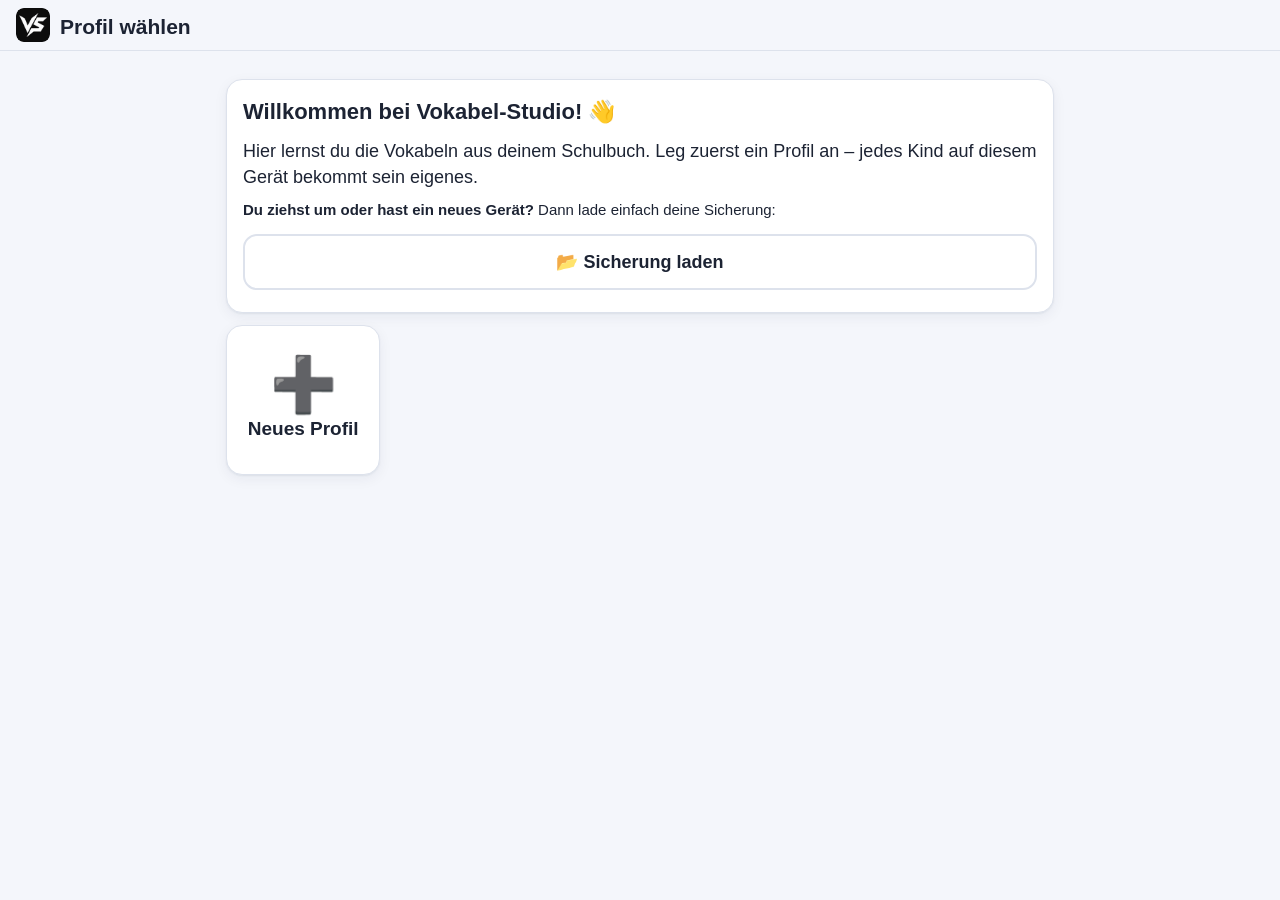
<file: index.html>
<!doctype html>
<html lang="de">
<head>
  <meta charset="utf-8">
  <meta name="viewport" content="width=device-width, initial-scale=1, viewport-fit=cover">
  <title>Vokabel-Studio</title>
  <meta name="description" content="Vokabeln aus dem Schulbuch lernen – Englisch und Latein">
  <meta name="theme-color" content="#2f5bd3">
  <meta name="apple-mobile-web-app-capable" content="yes">
  <meta name="mobile-web-app-capable" content="yes">
  <meta name="apple-mobile-web-app-status-bar-style" content="default">
  <meta name="apple-mobile-web-app-title" content="Vokabeln">
  <link rel="manifest" href="manifest.webmanifest">
  <link rel="icon" href="icons/logo-96.png" type="image/png">
  <link rel="apple-touch-icon" href="icons/apple-touch-icon.png">
  <link rel="stylesheet" href="css/app.css">
  <script>
    // Gemerktes Design sofort setzen, damit beim Start nichts hell aufblitzt
    try {
      var d = localStorage.getItem((/beta/i.test(location.pathname) ? 'vsb-' : 'vs-') + 'design');
      if (d === 'dunkel') document.documentElement.dataset.theme = 'dark';
      else if (d === 'hell') document.documentElement.dataset.theme = 'light';
      var st = localStorage.getItem((/beta/i.test(location.pathname) ? 'vsb-' : 'vs-') + 'style');
      if (st && st !== 'standard') document.documentElement.dataset.style = st;
    } catch (e) { /* privat */ }
  </script>
</head>
<body>
  <header class="topbar">
    <button class="topbar-back" id="btn-back" aria-label="Zurück" hidden>‹</button>
    <h1 class="topbar-title" id="title">Vokabel-Studio</h1>
    <button class="topbar-profile" id="btn-profile" aria-label="Profil wechseln" hidden></button>
  </header>
  <main id="app" tabindex="-1"></main>
  <div id="toast" role="status" aria-live="polite"></div>
  <noscript>Vokabel-Studio braucht JavaScript.</noscript>
  <script type="module" src="js/app.js"></script>
</body>
</html>
</file>
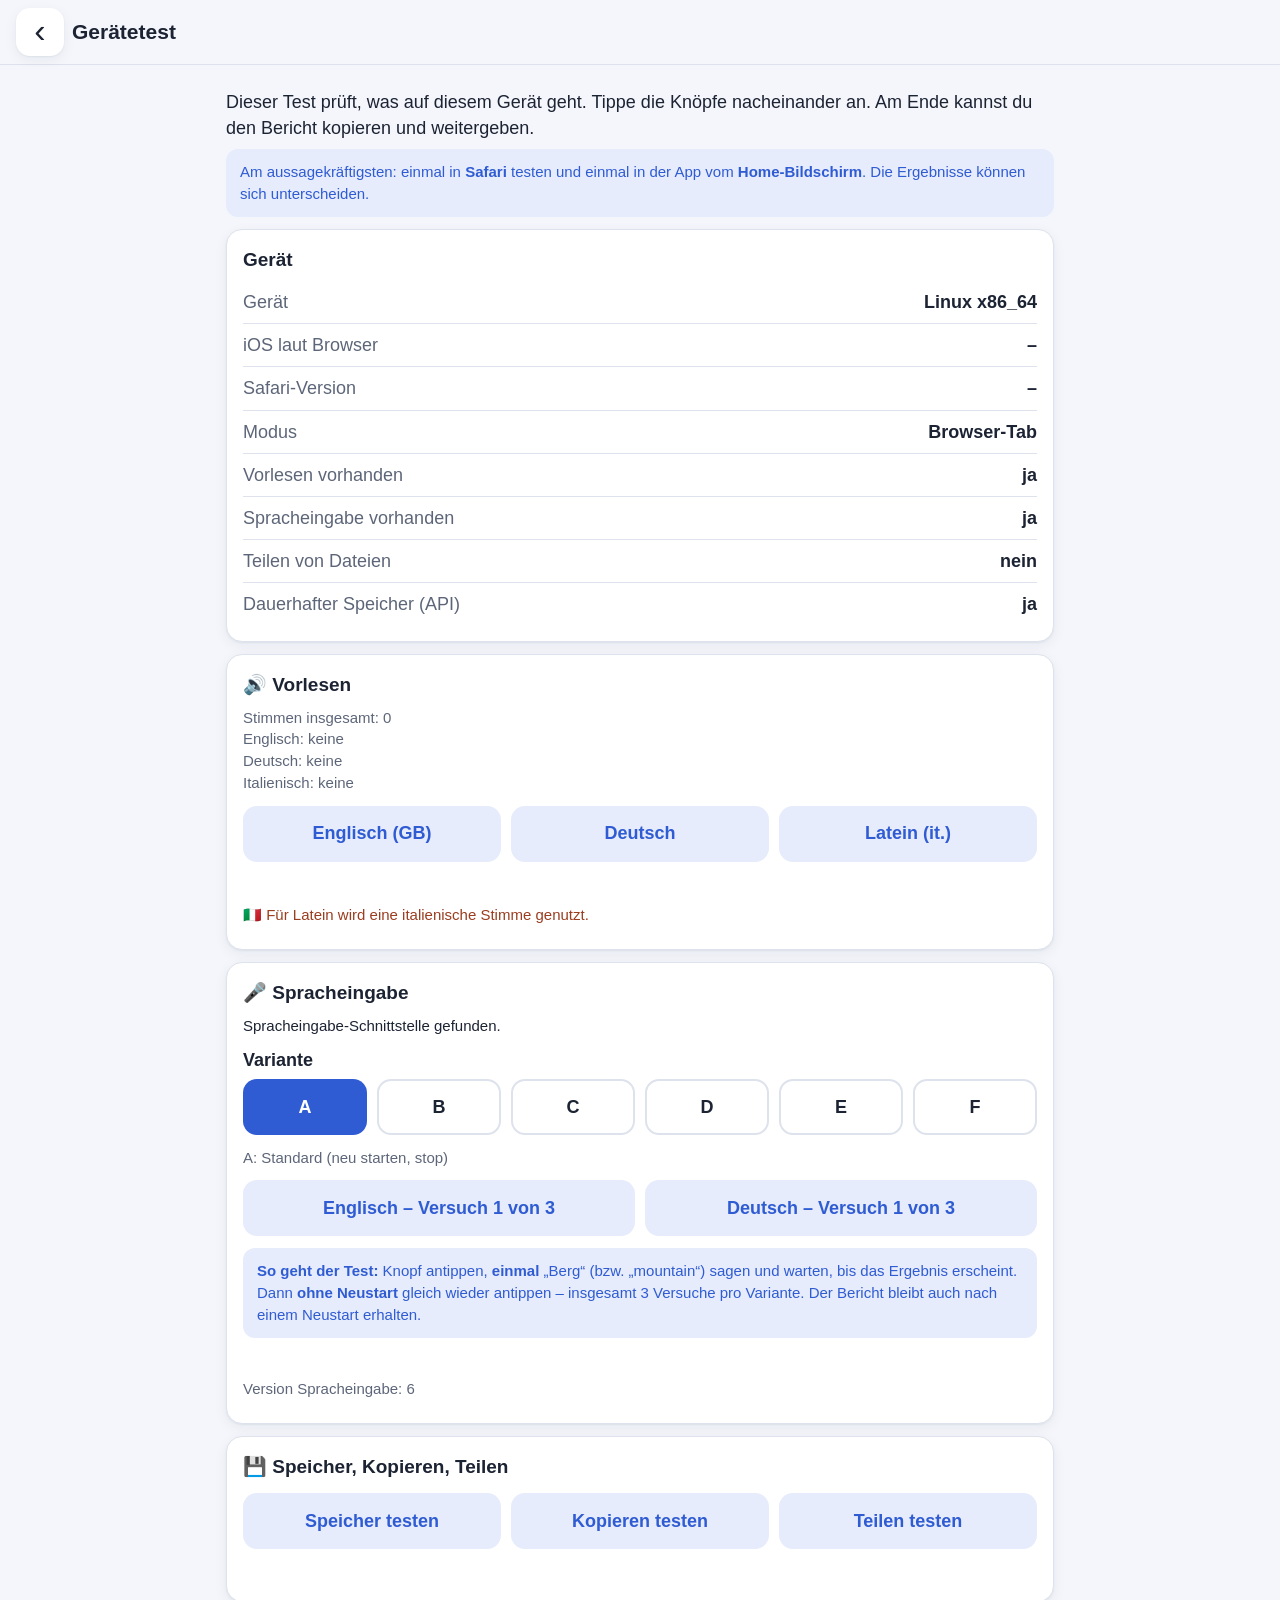
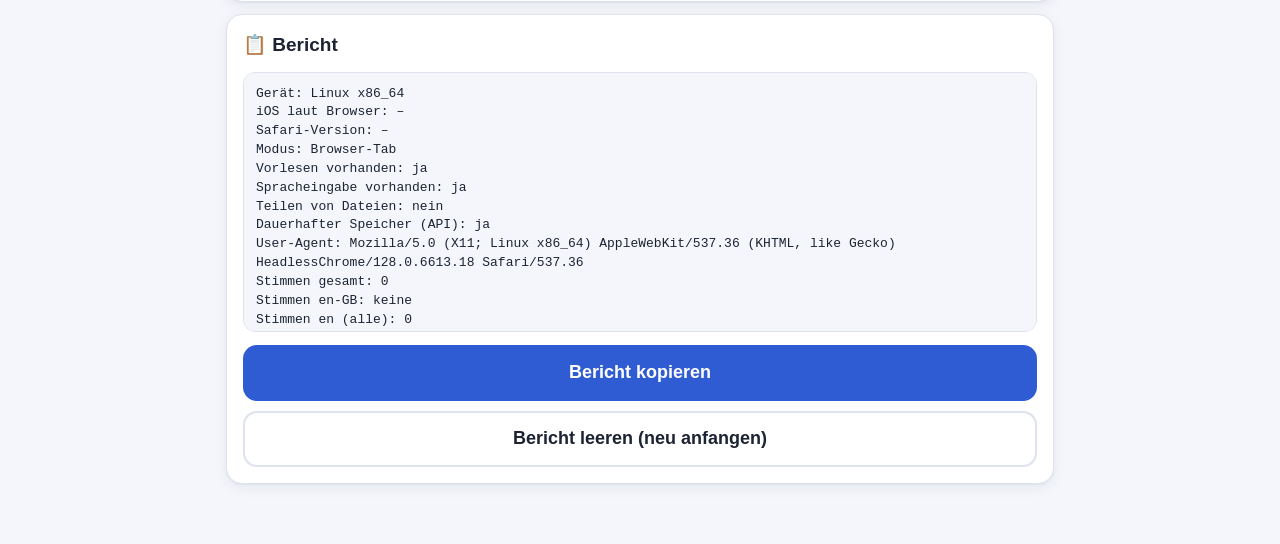
<file: diagnose.html>
<!doctype html>
<html lang="de">
<head>
  <meta charset="utf-8">
  <meta name="viewport" content="width=device-width, initial-scale=1, viewport-fit=cover">
  <title>Gerätetest</title>
  <meta name="theme-color" content="#2f5bd3">
  <link rel="icon" href="icons/logo-96.png" type="image/png">
  <link rel="apple-touch-icon" href="icons/apple-touch-icon.png">
  <link rel="stylesheet" href="css/app.css">
  <style>
    .row { display: flex; justify-content: space-between; gap: 10px; padding: 8px 0; border-bottom: 1px solid var(--line); }
    .row:last-child { border-bottom: 0; }
    .row .k { color: var(--muted); }
    .row .v { font-weight: 600; text-align: right; }
    .ergebnis { min-height: 24px; margin-top: 6px; }
  </style>
</head>
<body>
  <header class="topbar">
    <a class="topbar-back" href="./#/einstellungen" aria-label="Zurück" style="display:flex;align-items:center;justify-content:center;text-decoration:none;color:inherit">‹</a>
    <h1 class="topbar-title">Gerätetest</h1>
  </header>
  <main>
    <p>Dieser Test prüft, was auf diesem Gerät geht. Tippe die Knöpfe nacheinander an. Am Ende kannst du den Bericht kopieren und weitergeben.</p>
    <p class="msg info small">Am aussagekräftigsten: einmal in <strong>Safari</strong> testen und einmal in der App vom <strong>Home-Bildschirm</strong>. Die Ergebnisse können sich unterscheiden.</p>

    <div class="card"><h3 style="margin-top:0">Gerät</h3><div id="geraet"></div></div>

    <div class="card">
      <h3 style="margin-top:0">🔊 Vorlesen</h3>
      <div id="stimmen" class="small muted">Stimmen werden geladen …</div>
      <div class="btn-row">
        <button class="btn soft" data-tts="en-GB" data-text="Welcome to Snowdonia. The path to the top is steep.">Englisch (GB)</button>
        <button class="btn soft" data-tts="de-DE" data-text="Das ist ein Test der deutschen Stimme.">Deutsch</button>
        <button class="btn soft" data-tts="it-IT" data-text="Salvete, amici! Puella villam videt.">Latein (it.)</button>
      </div>
      <div class="ergebnis small" id="tts-erg"></div>
      <p class="hinweis-latein">🇮🇹 Für Latein wird eine italienische Stimme genutzt.</p>
    </div>

    <div class="card">
      <h3 style="margin-top:0">🎤 Spracheingabe</h3>
      <div id="stt-da" class="small"></div>
      <label style="margin-top:10px">Variante</label>
      <div class="btn-row" id="stt-var" style="margin-top:0"></div>
      <p class="small muted" id="stt-var-text"></p>
      <div class="btn-row">
        <button class="btn soft" data-stt="en-GB">Englisch sprechen</button>
        <button class="btn soft" data-stt="de-DE">Deutsch sprechen</button>
      </div>
      <div class="msg info small"><strong>So geht der Test:</strong> Knopf antippen, <strong>einmal</strong> „Berg“ (bzw. „mountain“) sagen und warten, bis das Ergebnis erscheint. Dann <strong>ohne Neustart</strong> gleich wieder antippen – insgesamt 3 Versuche pro Variante. Der Bericht bleibt auch nach einem Neustart erhalten.</div>
      <div class="ergebnis" id="stt-erg" style="font-size:17px"></div>
      <p class="small muted">Version Spracheingabe: 6</p>
    </div>

    <div class="card">
      <h3 style="margin-top:0">💾 Speicher, Kopieren, Teilen</h3>
      <div class="btn-row">
        <button class="btn soft" id="t-speicher">Speicher testen</button>
        <button class="btn soft" id="t-copy">Kopieren testen</button>
        <button class="btn soft" id="t-share">Teilen testen</button>
      </div>
      <div class="ergebnis small" id="misc-erg"></div>
    </div>

    <div class="card">
      <h3 style="margin-top:0">📋 Bericht</h3>
      <pre id="bericht" class="prompt-box" style="max-height:260px"></pre>
      <button class="btn block" id="t-bericht">Bericht kopieren</button>
      <button class="btn secondary block" id="t-leeren" style="margin-top:10px">Bericht leeren (neu anfangen)</button>
    </div>
  </main>
  <div id="toast" role="status" aria-live="polite"></div>

  <script type="module">
    import { stimmen, sprich, hoere, sttKlasse, ttsVerfuegbar, VARIANTEN, setzeVariante, aktuelleVariante } from './js/speech.js';
    import { copyText, toast, isStandalone, isIOS, esc } from './js/util.js';

    const B = {};   // Bericht
    const MERK = 'diag-stt';   // Spracheingabe-Ergebnisse überleben Neustarts der App
    const gemerkt = (() => { try { return JSON.parse(localStorage.getItem(MERK) || '{}'); } catch { return {}; } })();
    const zeige = () => { document.getElementById('bericht').textContent = [...Object.entries(B), ...Object.entries(gemerkt)].map(([a, b]) => `${a}: ${b}`).join('\n'); };
    const setze = (k, v) => { B[k] = v; zeige(); };
    const merke = (k, v) => { gemerkt[k] = v; try { localStorage.setItem(MERK, JSON.stringify(gemerkt)); } catch { /* egal */ } zeige(); };
    const versuche = (lang) => (gemerkt['STT ' + lang + ' Var. ' + aktuelleVariante()] || '').split(' | ').filter(Boolean).length;
    const row = (k, v) => `<div class="row"><span class="k">${esc(k)}</span><span class="v">${esc(v)}</span></div>`;

    const ua = navigator.userAgent;
    const iosVer = (/OS (\d+)_(\d+)/.exec(ua) || []).slice(1).join('.');
    const safariVer = /Version\/([\d.]+)/.exec(ua)?.[1];
    const kurzeSeite = Math.min(screen.width, screen.height);
    const g = {
      // UA ist unzuverlässig (iPad kann als iPhone oder Mac auftreten) → Bildschirmgröße entscheidet
      'Gerät': isIOS() ? `${kurzeSeite >= 700 ? 'iPad' : 'iPhone'} (${screen.width}×${screen.height})` : (navigator.platform || '?'),
      'iOS laut Browser': iosVer ? iosVer + ' (ab iOS 26 meldet Safari hier fest 18.x)' : '–',
      'Safari-Version': safariVer || '–',
      'Modus': isStandalone() ? 'Home-Bildschirm-App' : 'Browser-Tab',
      'Vorlesen vorhanden': ttsVerfuegbar() ? 'ja' : 'nein',
      'Spracheingabe vorhanden': sttKlasse() ? 'ja' : 'nein',
      'Teilen von Dateien': navigator.canShare ? 'ja' : 'nein',
      'Dauerhafter Speicher (API)': navigator.storage?.persist ? 'ja' : 'nein'
    };
    document.getElementById('geraet').innerHTML = Object.entries(g).map(([k, v]) => row(k, v)).join('');
    Object.entries(g).forEach(([k, v]) => setze(k, v));
    setze('User-Agent', ua);
    const zeigeVarianten = () => {
      document.getElementById('stt-var').innerHTML = Object.keys(VARIANTEN).map((v) => `<button class="btn ${v === aktuelleVariante() ? '' : 'secondary'}" data-var="${v}" style="flex:1 1 60px">${v}</button>`).join('');
      document.getElementById('stt-var-text').textContent = aktuelleVariante() + ': ' + VARIANTEN[aktuelleVariante()];
      document.querySelectorAll('[data-var]').forEach((b) => b.onclick = () => { setzeVariante(b.dataset.var); zeigeVarianten(); });
      beschrifte();
    };
    const beschrifte = () => document.querySelectorAll('[data-stt]').forEach((b) => {
      const n = versuche(b.dataset.stt);
      b.textContent = `${b.dataset.stt === 'de-DE' ? 'Deutsch' : 'Englisch'} – Versuch ${n + 1}${n < 3 ? ' von 3' : ''}`;
    });
    zeigeVarianten();
    document.getElementById('stt-da').textContent = sttKlasse() ? 'Spracheingabe-Schnittstelle gefunden.' : '❌ Diese Umgebung hat keine Spracheingabe-Schnittstelle. In der App wird dann getippt.';

    stimmen().then((v) => {
      const zaehl = (p) => v.filter((x) => x.lang.toLowerCase().startsWith(p));
      const liste = (p) => [...new Set(zaehl(p).map((x) => `${x.name} (${x.lang})`))].join(', ') || 'keine';
      document.getElementById('stimmen').innerHTML =
        `Stimmen insgesamt: ${v.length}<br>Englisch: ${esc(liste('en-gb'))}<br>Deutsch: ${esc(liste('de'))}<br>Italienisch: ${esc(liste('it'))}`;
      setze('Stimmen gesamt', v.length);
      setze('Stimmen en-GB', liste('en-gb'));
      setze('Stimmen en (alle)', zaehl('en').length);
      setze('Stimmen de', liste('de'));
      setze('Stimmen it', liste('it'));
    });

    document.querySelectorAll('[data-tts]').forEach((b) => b.onclick = async () => {
      const erg = document.getElementById('tts-erg');
      erg.textContent = '… spricht';
      const t0 = performance.now();
      const r = await sprich(b.dataset.text, b.dataset.tts);
      const ms = Math.round(performance.now() - t0);
      const txt = r.ok ? `✓ ${b.dataset.tts}: Stimme „${r.stimme}“${r.timeout ? ' (Ende nicht gemeldet)' : ''}, ${ms} ms` : `❌ ${b.dataset.tts}: ${r.grund}`;
      erg.textContent = txt + ' – Hast du etwas gehört? Wenn nicht: Lautstärke/Stummschalter prüfen.';
      setze('TTS ' + b.dataset.tts, txt);
    });

    let laufend = null;
    document.querySelectorAll('[data-stt]').forEach((b) => {
      b.onclick = async () => {
        if (laufend) { laufend.stop(); return; }   // zweites Tippen = Stopp
        const erg = document.getElementById('stt-erg');
        erg.textContent = '🎤 Hört zu … jetzt sprechen (zum Beenden nochmal tippen)';
        b.textContent = '⏹ Stopp';
        const t0 = performance.now();
        laufend = hoere(b.dataset.stt, { onZwischen: (t) => { erg.textContent = '🎤 … ' + t; } });
        const r = await laufend;
        laufend = null;
        const s = ((performance.now() - t0) / 1000).toFixed(1);
        const txt = r.ok ? `✓ ${b.dataset.stt}: „${r.text}“ (${s} s)${r.alternativen.length > 1 ? ' – Alternativen: ' + r.alternativen.slice(1).join(', ') : ''}` : `❌ ${b.dataset.stt}: ${r.grund} (${s} s)`;
        const k = 'STT ' + b.dataset.stt + ' Var. ' + aktuelleVariante();
        const mitLog = txt + (r.protokoll?.length ? ' [' + r.protokoll.join('; ') + ']' : '');
        merke(k, gemerkt[k] ? gemerkt[k] + ' | ' + mitLog : mitLog);   // mehrere Versuche sammeln, bleibt gespeichert
        const n = versuche(b.dataset.stt);
        erg.innerHTML = esc(txt) + '<br><strong>' + (n < 3 ? `👉 Jetzt gleich noch einmal antippen (Versuch ${n + 1} von 3).` : `✅ Variante ${aktuelleVariante()} fertig. Nächste Variante wählen – oder Bericht kopieren.`) + '</strong>';
        beschrifte();
        if (aktuelleVariante() === 'F') {
          erg.innerHTML += '<br>🔄 Seite lädt neu … danach den Knopf wieder antippen.';
          setTimeout(() => location.reload(), 1800);
        }
      };
    });

    document.getElementById('t-speicher').onclick = async () => {
      const out = [];
      try {
        await new Promise((res, rej) => {
          const rq = indexedDB.open('vs-diagnose', 1);
          rq.onupgradeneeded = () => rq.result.createObjectStore('t');
          rq.onsuccess = () => { const tx = rq.result.transaction('t', 'readwrite'); tx.objectStore('t').put(Date.now(), 'x'); tx.oncomplete = res; tx.onerror = () => rej(tx.error); };
          rq.onerror = () => rej(rq.error);
        });
        out.push('IndexedDB ✓');
      } catch (e) { out.push('IndexedDB ❌ ' + e.message); }
      try {
        if (navigator.storage?.estimate) { const e = await navigator.storage.estimate(); out.push(`Belegt ${(e.usage / 1048576).toFixed(1)} MB von ca. ${(e.quota / 1048576).toFixed(0)} MB`); }
        if (navigator.storage?.persist) out.push('Dauerhaft: ' + ((await navigator.storage.persist()) ? 'ja ✓' : 'abgelehnt'));
      } catch (e) { out.push('Speicher-API ❌ ' + e.message); }
      document.getElementById('misc-erg').textContent = out.join(' · ');
      setze('Speicher', out.join(' · '));
    };
    document.getElementById('t-copy').onclick = async () => {
      const ok = await copyText('Vokabel-Studio Kopiertest');
      document.getElementById('misc-erg').textContent = ok ? 'Kopieren ✓' : 'Kopieren ❌';
      setze('Kopieren', ok ? 'ok' : 'fehlgeschlagen');
    };
    document.getElementById('t-share').onclick = async () => {
      const file = new File(['Testdatei'], 'test.txt', { type: 'text/plain' });
      let r;
      if (!navigator.canShare || !navigator.canShare({ files: [file] })) r = 'Dateien teilen nicht möglich';
      else { try { await navigator.share({ files: [file] }); r = 'Teilen ✓'; } catch (e) { r = e.name === 'AbortError' ? 'Teilen-Menü erschien ✓ (abgebrochen)' : 'Teilen ❌ ' + e.message; } }
      document.getElementById('misc-erg').textContent = r;
      setze('Teilen', r);
    };
    document.getElementById('t-leeren').onclick = () => {
      if (!confirm('Alle gespeicherten Spracheingabe-Ergebnisse löschen?')) return;
      Object.keys(gemerkt).forEach((k) => delete gemerkt[k]);
      try { localStorage.removeItem(MERK); } catch { /* egal */ }
      zeige(); beschrifte(); toast('Bericht geleert.');
    };
    document.getElementById('t-bericht').onclick = async () => {
      toast((await copyText(document.getElementById('bericht').textContent)) ? 'Bericht kopiert.' : 'Kopieren fehlgeschlagen – bitte markieren.');
    };
  </script>
</body>
</html>
</file>
<file: css/app.css>
:root {
  --bg: #f4f6fb;
  --card: #ffffff;
  --text: #1c2333;
  --muted: #5d6679;
  --line: #dde2ec;
  --primary: #2f5bd3;
  --primary-ink: #ffffff;
  --primary-soft: #e6ecfb;
  --ok: #1f8a4c;
  --ok-soft: #e3f4ea;
  --warn: #a86400;
  --warn-soft: #fdf1dc;
  --err: #c2312b;
  --err-soft: #fbe5e4;
  --en: #2f5bd3;
  --la: #9b3d1f;
  --radius: 16px;
  --tap: 56px;
  --shadow: 0 1px 2px rgba(20, 30, 60, .06), 0 4px 14px rgba(20, 30, 60, .06);
  color-scheme: light;
}
/* Dunkel: automatisch nach Gerät (außer „Hell“ gewählt) oder fest „Dunkel“ (Einstellungen › Darstellung) */
@media (prefers-color-scheme: dark) {
  :root:not([data-theme="light"]) {
    --bg: #12151d; --card: #1c212c; --text: #eef1f7; --muted: #a2abbd; --line: #2e3544;
    --primary: #6d8ff0; --primary-ink: #0d1220; --primary-soft: #232d48;
    --ok: #4cc283; --ok-soft: #173326; --warn: #f0b04a; --warn-soft: #3a2c12;
    --err: #f07a73; --err-soft: #3d1c1b; --en: #8ba6f5; --la: #e59a7c;
    --shadow: none;
    color-scheme: dark;
  }
}
:root[data-theme="dark"] {
    --bg: #12151d; --card: #1c212c; --text: #eef1f7; --muted: #a2abbd; --line: #2e3544;
    --primary: #6d8ff0; --primary-ink: #0d1220; --primary-soft: #232d48;
    --ok: #4cc283; --ok-soft: #173326; --warn: #f0b04a; --warn-soft: #3a2c12;
    --err: #f07a73; --err-soft: #3d1c1b; --en: #8ba6f5; --la: #e59a7c;
    --shadow: none;
    color-scheme: dark;
}

* { box-sizing: border-box; }
html { -webkit-text-size-adjust: 100%; }
body {
  margin: 0; background: var(--bg); color: var(--text);
  font: 18px/1.45 -apple-system, BlinkMacSystemFont, "SF Pro Text", "Segoe UI", Roboto, sans-serif;
  padding-bottom: env(safe-area-inset-bottom);
}
button, input, select, textarea { font: inherit; color: inherit; }

.topbar {
  position: sticky; top: 0; z-index: 10;
  display: flex; align-items: center; gap: 8px;
  padding: calc(8px + env(safe-area-inset-top)) max(16px, env(safe-area-inset-right)) 8px max(16px, env(safe-area-inset-left));
  background: var(--bg); border-bottom: 1px solid var(--line);
}
.topbar-title { flex: 1; margin: 0; font-size: 21px; font-weight: 700; white-space: nowrap; overflow: hidden; text-overflow: ellipsis; }
.topbar-back, .topbar-profile {
  min-width: 48px; height: 48px; border: 0; border-radius: 14px; background: var(--card);
  box-shadow: var(--shadow); font-size: 26px; cursor: pointer;
}
.topbar-back { font-size: 34px; line-height: 1; padding-bottom: 4px; }

main { max-width: 860px; margin: 0 auto; padding: 16px max(16px, env(safe-area-inset-left)) 48px; outline: none; }

h2 { font-size: 22px; margin: 24px 0 10px; }
h3 { font-size: 19px; margin: 18px 0 8px; }
p { margin: 8px 0; }
.muted { color: var(--muted); }
.small { font-size: 15px; }

.card {
  background: var(--card); border-radius: var(--radius); box-shadow: var(--shadow);
  padding: 16px; margin: 12px 0; border: 1px solid var(--line);
}
.grid { display: grid; gap: 12px; grid-template-columns: repeat(auto-fill, minmax(150px, 1fr)); }

.btn {
  display: inline-flex; align-items: center; justify-content: center; gap: 10px;
  min-height: var(--tap); padding: 10px 20px; border-radius: 14px;
  border: 2px solid transparent; background: var(--primary); color: var(--primary-ink);
  font-weight: 650; font-size: 18px; cursor: pointer; text-decoration: none; text-align: center;
  -webkit-tap-highlight-color: transparent; touch-action: manipulation;
}
.btn:active { transform: scale(.98); }
.btn[disabled] { opacity: .45; pointer-events: none; }
.btn.secondary { background: var(--card); color: var(--text); border-color: var(--line); }
.btn.soft { background: var(--primary-soft); color: var(--primary); }
.btn.danger { background: var(--err-soft); color: var(--err); }
.btn.block { display: flex; width: 100%; }
.btn-row { display: flex; flex-wrap: wrap; gap: 10px; margin: 12px 0; }
.btn-row .btn { flex: 1 1 180px; }

.tile {
  display: flex; flex-direction: column; justify-content: center; gap: 4px;
  min-height: 110px; padding: 16px; border-radius: var(--radius); border: 1px solid var(--line);
  background: var(--card); box-shadow: var(--shadow); color: var(--text); text-decoration: none; cursor: pointer;
  text-align: left; width: 100%;
}
.tile .tile-icon { font-size: 34px; line-height: 1; }
.tile .tile-title { font-weight: 700; font-size: 19px; }
.tile .tile-sub { color: var(--muted); font-size: 15px; }
.tile.soon { opacity: .55; }

.list { list-style: none; margin: 0; padding: 0; }
.list-item {
  display: flex; align-items: center; gap: 12px; min-height: var(--tap);
  padding: 12px 14px; border-bottom: 1px solid var(--line); text-decoration: none; color: var(--text);
}
.list-item:last-child { border-bottom: 0; }
.list-item .grow { flex: 1; min-width: 0; }
.list-item .chev { color: var(--muted); font-size: 24px; }
a.list-item:active { background: var(--primary-soft); }

.vok-wort { font-weight: 650; }
.vok-ipa { color: var(--muted); font-size: 15px; }
.vok-de { color: var(--muted); font-size: 16px; }

.badge {
  display: inline-block; padding: 2px 10px; border-radius: 999px; font-size: 14px; font-weight: 600;
  background: var(--primary-soft); color: var(--primary); white-space: nowrap;
}
.badge.en { background: var(--primary-soft); color: var(--en); }
.badge.la { background: color-mix(in srgb, var(--la) 15%, transparent); color: var(--la); }
.badge.warn { background: var(--warn-soft); color: var(--warn); }
.badge.err { background: var(--err-soft); color: var(--err); }
.badge.ok { background: var(--ok-soft); color: var(--ok); }

label { display: block; font-weight: 600; margin: 14px 0 6px; }
input[type=text], input[type=number], input[type=date], select, textarea {
  width: 100%; min-height: var(--tap); padding: 12px 14px; border-radius: 12px;
  border: 2px solid var(--line); background: var(--card); font-size: 18px;
}
textarea { min-height: 180px; font-family: ui-monospace, Menlo, Consolas, monospace; font-size: 15px; line-height: 1.4; }
input:focus, select:focus, textarea:focus { border-color: var(--primary); outline: none; }
.field-row { display: grid; gap: 10px; grid-template-columns: 1fr 1fr; }
@media (max-width: 520px) { .field-row { grid-template-columns: 1fr; } }

.steps { display: flex; gap: 6px; margin: 4px 0 16px; }
.steps span { flex: 1; height: 6px; border-radius: 3px; background: var(--line); }
.steps span.on { background: var(--primary); }

.prompt-box {
  white-space: pre-wrap; font-family: ui-monospace, Menlo, Consolas, monospace; font-size: 13px;
  max-height: 220px; overflow: auto; background: var(--bg); border-radius: 12px; padding: 12px; border: 1px solid var(--line);
}

.msg { border-radius: 12px; padding: 12px 14px; margin: 8px 0; }
.msg.err { background: var(--err-soft); color: var(--err); }
.msg.warn { background: var(--warn-soft); color: var(--warn); }
.msg.ok { background: var(--ok-soft); color: var(--ok); }
.msg.info { background: var(--primary-soft); color: var(--primary); }
.msg ul { margin: 6px 0 0; padding-left: 20px; }
.msg li { margin: 4px 0; }

.check-card { border-left: 6px solid var(--line); }
.check-card.unsicher { border-left-color: var(--warn); }
.check-card.fehlt { border-left-color: var(--err); }
.check-card.doppelt { border-left-color: var(--muted); opacity: .8; }
.check-head { display: flex; align-items: center; gap: 10px; flex-wrap: wrap; }
.check-head .grow { flex: 1; }
.switch { display: inline-flex; align-items: center; gap: 8px; font-weight: 600; margin: 0; cursor: pointer; }
.switch input { width: 26px; height: 26px; }

/* Lernkarte */
.flash { text-align: center; padding: 28px 16px; }
.flash .wort { font-size: 34px; font-weight: 750; margin: 6px 0; word-break: break-word; }
.flash .ipa { color: var(--muted); font-size: 19px; }
.flash .de { font-size: 24px; margin-top: 10px; }
.info-block { margin: 14px 0; }
.info-block h4 { margin: 0 0 6px; font-size: 15px; text-transform: uppercase; letter-spacing: .04em; color: var(--muted); }
.info-block ul { margin: 0; padding-left: 20px; }
.beispiel { margin: 8px 0; }
.beispiel .fr { font-weight: 600; }
.speak {
  min-width: 56px; height: 56px; border-radius: 50%; border: 0; font-size: 26px;
  background: var(--primary-soft); color: var(--primary); cursor: pointer;
}
.speak.small { min-width: 44px; height: 44px; font-size: 20px; }
.hinweis-latein { font-size: 15px; color: var(--la); margin-top: 6px; }

.profile-grid { display: grid; gap: 14px; grid-template-columns: repeat(auto-fill, minmax(150px, 1fr)); }
.profile-tile { min-height: 150px; align-items: center; text-align: center; }
.profile-tile .tile-icon { font-size: 54px; }
.emoji-pick { display: flex; flex-wrap: wrap; gap: 8px; }
.emoji-pick button {
  width: 56px; height: 56px; font-size: 30px; border-radius: 14px; border: 2px solid var(--line);
  background: var(--card); cursor: pointer;
}
.emoji-pick button.on { border-color: var(--primary); background: var(--primary-soft); }

#toast {
  position: fixed; left: 50%; bottom: calc(24px + env(safe-area-inset-bottom)); transform: translateX(-50%) translateY(140%);
  background: var(--text); color: var(--bg); padding: 14px 20px; border-radius: 14px; font-weight: 600;
  transition: transform .25s, opacity .25s; max-width: calc(100% - 32px); z-index: 50; pointer-events: none;
  opacity: 0;
}
#toast.show { transform: translateX(-50%) translateY(0); opacity: 1; }

details > summary { cursor: pointer; font-weight: 600; min-height: 44px; display: flex; align-items: center; }
.empty { text-align: center; padding: 30px 10px; color: var(--muted); }
.empty .big { font-size: 48px; }

/* ---------- Stufe 2–4 ---------- */
.btn.ok { background: var(--ok); color: #fff; }
.tile[disabled] { opacity: .4; pointer-events: none; }
.tile[hidden] { display: none; }
.sess-head { display: flex; align-items: center; gap: 12px; font-weight: 600; margin-bottom: 8px; }
.sess-head .grow { flex: 1; }
.bar { display: block; height: 10px; border-radius: 5px; background: var(--line); overflow: hidden; }
.bar span { display: block; height: 100%; background: var(--primary); transition: width .3s; }
.mc { display: grid; gap: 10px; margin: 12px 0; }
.mc .btn { min-height: 64px; font-size: 19px; }
.sb-ziel { min-height: 76px; padding: 10px; border: 2px dashed var(--line); border-radius: 14px; display: flex; flex-wrap: wrap; gap: 8px; align-items: center; margin: 12px 0; background: var(--card); }
.sb-pool { display: flex; flex-wrap: wrap; gap: 8px; margin: 12px 0; }
.sb-tok { min-height: 52px; padding: 8px 16px; border-radius: 12px; border: 2px solid var(--line); background: var(--card); font-size: 19px; font-weight: 600; cursor: pointer; }
.sb-tok.on { border-color: var(--primary); background: var(--primary-soft); color: var(--primary); }
.sb-pool .sb-tok[disabled] { visibility: hidden; }
.formtab { width: 100%; border-collapse: collapse; margin: 10px 0; background: var(--card); border-radius: 12px; overflow: hidden; }
.formtab th, .formtab td { padding: 8px 10px; border-bottom: 1px solid var(--line); text-align: left; }
.formtab th { color: var(--muted); font-weight: 600; font-size: 15px; }
.prozent { font-size: 54px; font-weight: 800; line-height: 1.1; }
.prozent.ok { color: var(--ok); } .prozent.warn { color: var(--warn); } .prozent.err { color: var(--err); }
.kasten, .woche { display: flex; gap: 6px; align-items: flex-end; margin: 10px 0; }
.kasten > div, .woche > div { flex: 1; display: flex; flex-direction: column; align-items: center; gap: 2px; font-size: 13px; }
.kasten span, .woche span { display: block; width: 100%; max-width: 44px; background: var(--primary); border-radius: 6px 6px 2px 2px; min-height: 2px; }
.kasten small, .woche small { color: var(--muted); }
.card.heute { border: 2px solid var(--primary); }
.stat { text-align: center; }
.stat .big { font-size: 34px; }
.stat .zahl { font-size: 30px; font-weight: 800; }
.abzeichen { display: grid; gap: 10px; grid-template-columns: repeat(auto-fill, minmax(150px, 1fr)); }
.abzeichen .card { text-align: center; margin: 0; }
.abzeichen .big { font-size: 40px; }
.abzeichen .gesperrt { filter: grayscale(1); opacity: .45; }
.druck h2 { margin: 0 0 4px; }
.testtab { width: 100%; border-collapse: collapse; margin-top: 10px; }
.testtab td { padding: 10px 6px; border-bottom: 1px solid var(--line); vertical-align: bottom; }
.testtab td.nr { width: 36px; color: var(--muted); }
.testtab td.leer { width: 50%; border-bottom: 1px solid #999; }
.testtab td.loes { width: 50%; font-weight: 600; }
.seitenumbruch { height: 30px; }
@media print {
  .topbar, .no-print, #toast { display: none !important; }
  body { background: #fff; color: #000; font-size: 13pt; }
  main { max-width: none; padding: 0; }
  .seitenumbruch { page-break-after: always; break-after: page; height: 0; }
  .testtab td { border-color: #bbb; }
}

.anbieter { border-bottom: 1px solid var(--line); }
.anbieter:last-child { border-bottom: 0; }
.anbieter p { margin: 0 0 12px; }
.ordner-kopf { display: flex; align-items: center; gap: 10px; margin: 6px 0 4px; }
.ordner-kopf .grow { flex: 1; min-width: 0; word-break: break-word; }
.ordner-icon { font-size: 34px; }

/* ---------- Figuren ---------- */
.ava-ini {
  display: inline-flex; align-items: center; justify-content: center; border-radius: 50%;
  width: 1.25em; height: 1.25em; font-size: .9em; color: #fff; font-weight: 800; letter-spacing: .02em;
  vertical-align: middle; line-height: 1; font-family: -apple-system, "Segoe UI", Roboto, sans-serif;
}
.topbar-profile .ava-ini { width: 34px; height: 34px; font-size: 14px; }
.ava-vorschau { font-size: 56px; line-height: 1.2; margin: 4px 0 8px; min-height: 70px; display: flex; align-items: center; }
.ava-tabs { display: flex; gap: 8px; overflow-x: auto; padding: 2px 0 10px; -webkit-overflow-scrolling: touch; scrollbar-width: none; }
.ava-tabs::-webkit-scrollbar { display: none; }
.chip {
  flex: 0 0 auto; min-height: 44px; padding: 8px 14px; border-radius: 999px; border: 2px solid var(--line);
  background: var(--card); font-weight: 600; font-size: 15px; cursor: pointer; white-space: nowrap;
}
.chip.on { border-color: var(--primary); background: var(--primary-soft); color: var(--primary); }
.emoji-pick button.farbe { border: 3px solid transparent; }
.emoji-pick button.farbe.on { border-color: var(--text); box-shadow: 0 0 0 2px var(--card) inset; }

/* ---------- Erfolgs-Animationen ---------- */
.fx-canvas { position: fixed; inset: 0; width: 100vw; height: 100vh; pointer-events: none; z-index: 90; }
.fx-badge {
  position: fixed; inset: 0; z-index: 95; display: flex; align-items: center; justify-content: center;
  background: rgba(10, 15, 30, .35); animation: fx-ein .25s ease-out; cursor: pointer; padding: 16px;
}
.fx-badge.weg { animation: fx-aus .35s ease-in forwards; }
.fx-badge-karte {
  background: var(--card); color: var(--text); border-radius: 22px; padding: 26px 28px; text-align: center; max-width: 320px;
  box-shadow: 0 20px 60px rgba(0, 0, 0, .3); animation: fx-plopp .55s cubic-bezier(.2, 1.6, .4, 1);
}
.fx-badge-icon { font-size: 72px; line-height: 1.1; animation: fx-wackeln 1s ease-in-out .4s 2; }
.fx-punkte {
  position: fixed; z-index: 92; transform: translate(-50%, 0); pointer-events: none;
  font-weight: 800; font-size: 22px; color: var(--warn); text-shadow: 0 1px 0 var(--card);
  animation: fx-hoch 1.1s ease-out forwards;
}
.fx-puls { animation: fx-puls .6s ease-out; }
@keyframes fx-ein { from { opacity: 0; } to { opacity: 1; } }
@keyframes fx-aus { to { opacity: 0; } }
@keyframes fx-plopp { from { transform: scale(.3); opacity: 0; } to { transform: scale(1); opacity: 1; } }
@keyframes fx-wackeln { 0%, 100% { transform: rotate(0); } 25% { transform: rotate(-12deg) scale(1.1); } 75% { transform: rotate(12deg) scale(1.1); } }
@keyframes fx-hoch { from { opacity: 1; transform: translate(-50%, 0) scale(1); } to { opacity: 0; transform: translate(-50%, -70px) scale(1.3); } }
@keyframes fx-puls { 0% { transform: scale(1); } 30% { transform: scale(1.04); box-shadow: 0 0 0 6px color-mix(in srgb, var(--ok) 30%, transparent); } 100% { transform: scale(1); } }
@media (prefers-reduced-motion: reduce) { .fx-badge, .fx-badge-karte, .fx-badge-icon, .fx-punkte, .fx-puls { animation: none !important; } }

/* hidden-Attribut gewinnt immer (z. B. gegen display:flex) */
[hidden] { display: none !important; }
.diktat-tipp { font-size: 15px; margin: 8px 0; padding: 10px 12px; border-radius: 12px; background: var(--primary-soft); color: var(--primary); }

/* ---------- KI ---------- */
.ki-karte { border: 2px solid var(--primary); }
.ki-antwort { background: var(--primary-soft); border-color: transparent; line-height: 1.5; }
.spinner { display: inline-block; width: 16px; height: 16px; border: 3px solid currentColor; border-right-color: transparent; border-radius: 50%; vertical-align: -3px; margin-right: 6px; animation: dreh .8s linear infinite; }
@keyframes dreh { to { transform: rotate(360deg); } }
.card.umzug { border: 2px solid var(--warn); background: var(--warn-soft); }

.titel-logo { width: 34px; height: 34px; vertical-align: -8px; margin-right: 10px; border-radius: 8px; }

/* =====================================================================
   Styles je Profil (Einstellungen › Darstellung): Rock, Pop, HipHop
   Standard = ohne data-style. Jeder Style hat eine helle und eine dunkle Fassung.
   ===================================================================== */
.topbar-title, h2, h3, .tile-title, .flash .wort, .prozent, .stat .zahl { font-family: var(--font-titel, inherit); }

/* ---------- ROCK ---------- */
:root[data-style="rock"] {
  --bg: #f2efed; --card: #ffffff; --text: #1a1414; --muted: #6b5f5f; --line: #e2d8d6;
  --primary: #d62828; --primary-ink: #ffffff; --primary-soft: #fbe3e1;
  --ok: #2e7d32; --ok-soft: #e4f3e5; --warn: #b85500; --warn-soft: #fdeedd; --err: #b3261e; --err-soft: #fbe2e0;
  --radius: 8px;
  --font-titel: "Futura-CondensedExtraBold", "AvenirNextCondensed-Heavy", Impact, "Arial Black", sans-serif;
}
@media (prefers-color-scheme: dark) {
  :root[data-style="rock"]:not([data-theme="light"]) {
    --bg: #0f0d0d; --card: #1c1717; --text: #f5ecec; --muted: #b3a3a3; --line: #3a2c2c;
    --primary: #ff4d3d; --primary-ink: #160606; --primary-soft: #3a1714;
    --ok: #5ccf74; --ok-soft: #16301c; --warn: #ffab40; --warn-soft: #3a2810; --err: #ff6b62; --err-soft: #3d1918;
  }
}
:root[data-style="rock"][data-theme="dark"] {
  --bg: #0f0d0d; --card: #1c1717; --text: #f5ecec; --muted: #b3a3a3; --line: #3a2c2c;
  --primary: #ff4d3d; --primary-ink: #160606; --primary-soft: #3a1714;
  --ok: #5ccf74; --ok-soft: #16301c; --warn: #ffab40; --warn-soft: #3a2810; --err: #ff6b62; --err-soft: #3d1918;
}
[data-style="rock"] body { background-image: repeating-linear-gradient(135deg, transparent 0 22px, rgba(128, 0, 0, .035) 22px 24px); }
[data-style="rock"] .topbar { border-bottom: 3px solid var(--primary); }
[data-style="rock"] .topbar-title, [data-style="rock"] .tile-title, [data-style="rock"] h2, [data-style="rock"] h3 { text-transform: uppercase; letter-spacing: .04em; }
[data-style="rock"] .tile { border-left: 5px solid var(--primary); }
[data-style="rock"] .btn { text-transform: uppercase; letter-spacing: .05em; border-radius: 6px; }
[data-style="rock"] .card.heute, [data-style="rock"] .ki-karte { border-color: var(--primary); box-shadow: 0 0 0 1px var(--primary), 0 6px 20px rgba(214, 40, 40, .15); }

/* ---------- POP ---------- */
:root[data-style="pop"] {
  --bg: #fff4fb; --card: #ffffff; --text: #2a1840; --muted: #7a6390; --line: #f1dcef;
  --primary: #e0338a; --primary-ink: #ffffff; --primary-soft: #ffe0f0;
  --ok: #0f9a78; --ok-soft: #dcf6ee; --warn: #c76a12; --warn-soft: #fff0dc; --err: #d42a5a; --err-soft: #ffe2ea;
  --radius: 24px;
  --shadow: 0 2px 4px rgba(224, 51, 138, .08), 0 8px 24px rgba(110, 90, 255, .10);
  --font-titel: ui-rounded, "SF Pro Rounded", "Arial Rounded MT Bold", "Nunito", "Segoe UI", sans-serif;
}
@media (prefers-color-scheme: dark) {
  :root[data-style="pop"]:not([data-theme="light"]) {
    --bg: #1b1029; --card: #271838; --text: #fbefff; --muted: #c2a8d8; --line: #3d2a55;
    --primary: #ff6fb5; --primary-ink: #200a18; --primary-soft: #46203f;
    --ok: #4fe0b5; --ok-soft: #123a30; --warn: #ffb35c; --warn-soft: #3d2a12; --err: #ff7aa0; --err-soft: #46192a;
    --shadow: none;
  }
}
:root[data-style="pop"][data-theme="dark"] {
  --bg: #1b1029; --card: #271838; --text: #fbefff; --muted: #c2a8d8; --line: #3d2a55;
  --primary: #ff6fb5; --primary-ink: #200a18; --primary-soft: #46203f;
  --ok: #4fe0b5; --ok-soft: #123a30; --warn: #ffb35c; --warn-soft: #3d2a12; --err: #ff7aa0; --err-soft: #46192a;
  --shadow: none;
}
[data-style="pop"] body { background-image: radial-gradient(circle at 10% 0%, color-mix(in srgb, #ff4fa3 14%, transparent), transparent 45%), radial-gradient(circle at 100% 30%, color-mix(in srgb, #6e5aff 12%, transparent), transparent 45%); background-attachment: fixed; }
[data-style="pop"] body, [data-style="pop"] .btn { font-family: ui-rounded, "SF Pro Rounded", -apple-system, "Segoe UI", sans-serif; }
[data-style="pop"] .btn { border-radius: 999px; }
[data-style="pop"] .btn:not(.secondary):not(.soft):not(.danger):not(.ok) { background: linear-gradient(135deg, #ff4fa3, #8a5cff); color: #fff; }
[data-style="pop"] .tile { border-color: transparent; }
[data-style="pop"] input[type=text], [data-style="pop"] select, [data-style="pop"] textarea { border-radius: 18px; }
[data-style="pop"] .card.heute, [data-style="pop"] .ki-karte { border: 2px solid transparent; background: linear-gradient(var(--card), var(--card)) padding-box, linear-gradient(135deg, #ff4fa3, #8a5cff) border-box; }

/* ---------- HIPHOP ---------- */
:root[data-style="hiphop"] {
  --bg: #f4f1ea; --card: #fffdf8; --text: #141414; --muted: #6a6355; --line: #e3dccb;
  --primary: #d4a017; --primary-ink: #111111; --primary-soft: #f5e7bd;
  --ok: #2f7d32; --ok-soft: #e5f2e1; --warn: #a65d00; --warn-soft: #fbedd6; --err: #b3261e; --err-soft: #fbe2df;
  --radius: 10px;
  --font-titel: "AvenirNextCondensed-Heavy", "DIN Condensed", "Bebas Neue", "Arial Narrow", "Arial Black", sans-serif;
}
@media (prefers-color-scheme: dark) {
  :root[data-style="hiphop"]:not([data-theme="light"]) {
    --bg: #0b0b0b; --card: #161616; --text: #f5f1e6; --muted: #a89f8a; --line: #2c2a24;
    --primary: #f0be28; --primary-ink: #111111; --primary-soft: #2e2610;
    --ok: #67d27a; --ok-soft: #15301b; --warn: #ffb547; --warn-soft: #3a2a10; --err: #ff6b62; --err-soft: #3d1918;
  }
}
:root[data-style="hiphop"][data-theme="dark"] {
  --bg: #0b0b0b; --card: #161616; --text: #f5f1e6; --muted: #a89f8a; --line: #2c2a24;
  --primary: #f0be28; --primary-ink: #111111; --primary-soft: #2e2610;
  --ok: #67d27a; --ok-soft: #15301b; --warn: #ffb547; --warn-soft: #3a2a10; --err: #ff6b62; --err-soft: #3d1918;
}
[data-style="hiphop"] .topbar { background: #0b0b0b; color: #f5f1e6; border-bottom: 3px solid #f0be28; }
[data-style="hiphop"] .topbar-back, [data-style="hiphop"] .topbar-profile { background: #1c1c1c; color: #f5f1e6; }
[data-style="hiphop"] .topbar-title, [data-style="hiphop"] .tile-title, [data-style="hiphop"] h2, [data-style="hiphop"] h3, [data-style="hiphop"] .btn { text-transform: uppercase; letter-spacing: .06em; }
[data-style="hiphop"] .btn:not(.secondary):not(.soft):not(.danger):not(.ok) { background: linear-gradient(180deg, #ffe680, #f0be28 55%, #c8901a); color: #111; }
[data-style="hiphop"] .tile { border: 1px solid color-mix(in srgb, var(--primary) 45%, var(--line)); }
[data-style="hiphop"] .card.heute, [data-style="hiphop"] .ki-karte { border-color: var(--primary); }
/* helle HipHop-Fassung: Gold als Textfarbe ist zu hell → dunkleres Gold */
:root[data-style="hiphop"]:not([data-theme="dark"]) .btn.soft, :root[data-style="hiphop"]:not([data-theme="dark"]) .badge,
:root[data-style="hiphop"]:not([data-theme="dark"]) .chip.on, :root[data-style="hiphop"]:not([data-theme="dark"]) .sb-tok.on,
:root[data-style="hiphop"]:not([data-theme="dark"]) .msg.info, :root[data-style="hiphop"]:not([data-theme="dark"]) a { color: #6e5200; }
@media (prefers-color-scheme: dark) {
  :root[data-style="hiphop"]:not([data-theme="light"]) .btn.soft, :root[data-style="hiphop"]:not([data-theme="light"]) .badge,
  :root[data-style="hiphop"]:not([data-theme="light"]) .chip.on, :root[data-style="hiphop"]:not([data-theme="light"]) .sb-tok.on,
  :root[data-style="hiphop"]:not([data-theme="light"]) .msg.info, :root[data-style="hiphop"]:not([data-theme="light"]) a { color: var(--primary); }
}

/* ---------- Style-Auswahl in den Einstellungen ---------- */
.style-wahl { display: grid; gap: 10px; grid-template-columns: repeat(auto-fill, minmax(150px, 1fr)); }
.style-karte { display: flex; flex-direction: column; align-items: center; gap: 4px; padding: 14px 10px; border-radius: 16px; border: 2px solid var(--line); background: var(--card); cursor: pointer; color: var(--text); }
.style-karte.on { border-color: var(--primary); box-shadow: 0 0 0 2px var(--primary); }
.style-karte img { width: 56px; height: 56px; }
.style-karte .emo { font-size: 20px; letter-spacing: 2px; }
.style-karte small { color: var(--muted); }

/* ---------- Abzeichen-Einblendung je Style ---------- */
[data-style="rock"] .fx-badge-karte { background: #120c0c; color: #fff; border: 3px solid #ff2e2e; border-radius: 6px; transform: rotate(-2deg); box-shadow: 0 0 40px rgba(255, 60, 30, .55); }
[data-style="pop"] .fx-badge-karte { background: linear-gradient(135deg, #ff4fa3, #8a5cff); color: #fff; border-radius: 32px; }
[data-style="pop"] .fx-badge-karte .muted { color: #ffe0f0; }
[data-style="hiphop"] .fx-badge-karte { background: #0b0b0b; color: #f5f1e6; border: 3px solid #f0be28; border-radius: 10px; box-shadow: 0 0 40px rgba(240, 190, 40, .45); }
[data-style="hiphop"] .fx-badge-karte strong { color: #f0be28; text-transform: uppercase; letter-spacing: .06em; }
.fx-blitz { position: fixed; inset: 0; z-index: 89; pointer-events: none; animation: fx-blitz .5s ease-out forwards; }
@keyframes fx-blitz { 0% { opacity: .55; } 100% { opacity: 0; } }
.fx-wummern { animation: fx-wummern .5s ease-out 2; }
@keyframes fx-wummern { 0%, 100% { transform: scale(1); } 30% { transform: scale(1.012); } }
@media (prefers-reduced-motion: reduce) { .fx-blitz, .fx-wummern { animation: none !important; } }
.ki-aus-liste { max-height: 320px; overflow-y: auto; border: 1px solid var(--line); border-radius: 12px; padding: 4px 10px; background: var(--bg); }
.ki-aus-zeile { display: flex !important; align-items: center; gap: 8px; min-height: 46px; border-bottom: 1px solid var(--line); flex-wrap: wrap; }
.ki-aus-zeile:last-child { border-bottom: 0; }
.ki-konto { padding: 12px 0; border-bottom: 1px solid var(--line); }
.ki-konto:last-child { border-bottom: 0; }
.ki-konto-kopf { display: flex; align-items: center; gap: 8px; flex-wrap: wrap; margin-bottom: 4px; font-size: 18px; }
.ki-konto code { display: inline-block; font-size: 13px; background: var(--bg); border: 1px solid var(--line); border-radius: 6px; padding: 1px 6px; margin: 2px 2px 0 0; word-break: break-all; }
.ki-konto-knoepfe { display: flex; flex-wrap: wrap; gap: 8px; margin-top: 8px; }
.ki-konto-knoepfe .btn { flex: 1 1 140px; min-height: 46px; font-size: 15px; }
</file>
